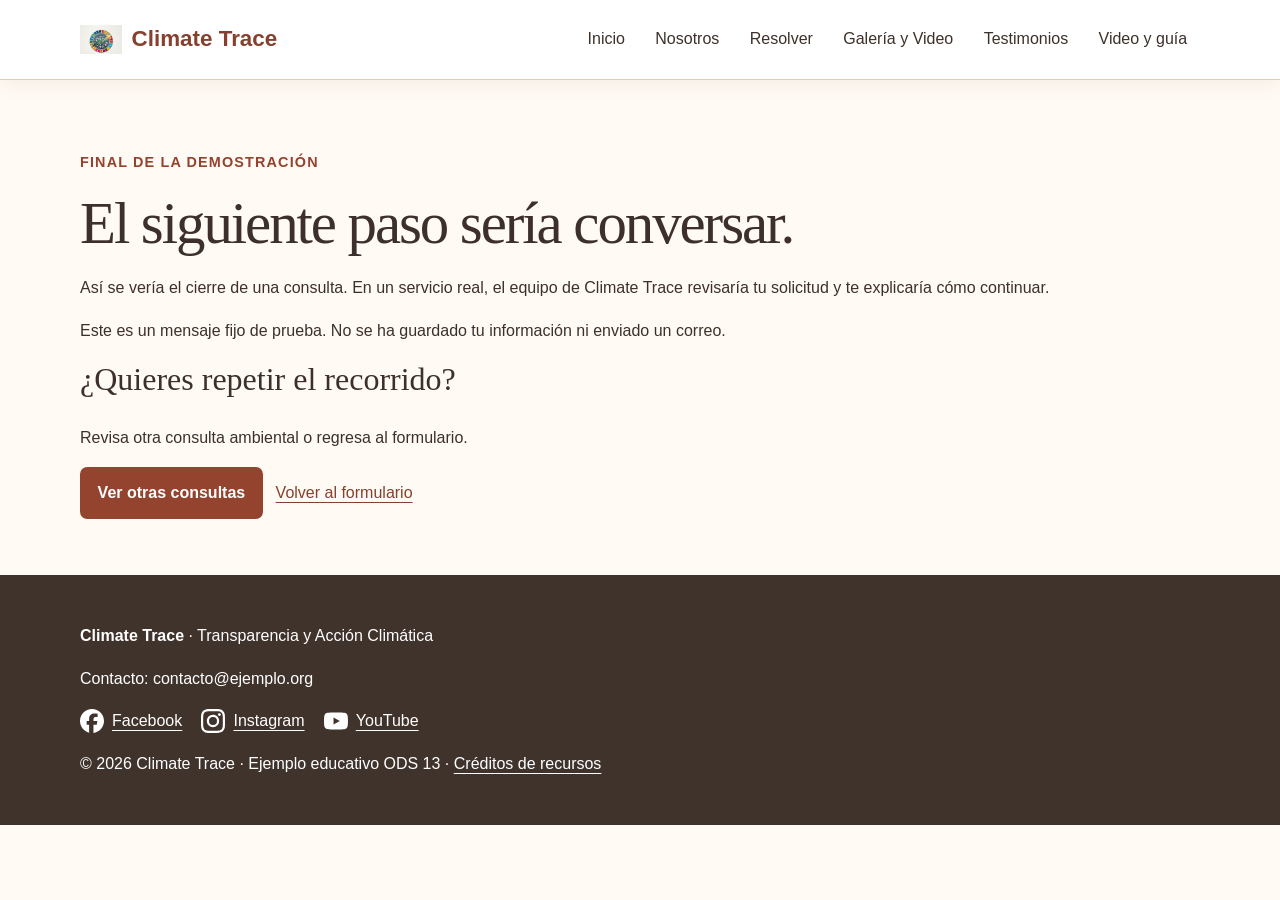
<file: confirmacion.html>
<!DOCTYPE html>
<html lang="es">
<head>
  <meta charset="UTF-8">
  <meta name="viewport" content="width=device-width, initial-scale=1.0">
  <title>Climate Trace | Acción por el Clima (ODS 13)</title>
  <link rel="icon" type="image/svg+xml" href="iconos/favicon.svg">
  <link rel="stylesheet" href="css/estilos.css">
  <!-- Carga diferida del script para no bloquear la maquetación del DOM -->
  <script src="js/menu.js" defer></script>
  <script src="js/asistente.js" defer></script>
</head>
<body>
<a class="saltar" href="#contenido">Saltar al contenido</a>
<!-- PASO 3: este header permanece visible con position: sticky en CSS. -->
<header class="cabecera">
    <div class="contenedor barra">
      <a class="marca" href="index.html#inicio" aria-label="Climate Trace, ir al inicio">
        <img src="imagenes/logo.jpg" alt="" width="42" height="42" style="object-fit: contain;">
        Climate Trace
      </a>

      <!-- Botón Hamburguesa accesible controlado por JS -->
      <button id="boton-menu" class="hamburguesa" type="button"
              aria-controls="navegacion" aria-expanded="false" aria-label="Abrir menú">
        <span class="lineas" aria-hidden="true"><span></span><span></span><span></span></span>
        <span id="texto-menu">Menú</span>
      </button>

      <!-- Navegación Principal -->
      <nav id="navegacion" class="navegacion" aria-label="Navegación principal">
        <ul class="menu">
          <li><a href="index.html#inicio">Inicio</a></li>
          <li><a href="index.html#nosotros">Nosotros</a></li>
          <li>
            <!-- Submenú desplegable vertical mediante HTML details y JS -->
            <details id="resolver" class="desplegable">
              <summary>Resolver</summary>
              <ul class="submenu">
                <li><a href="index.html#servicios">Servicios</a></li>
                <li><a href="index.html#orientador">Ver consultas</a></li>
                <li><a href="index.html#contacto">Solicitar informe</a></li>
              </ul>
            </details>
          </li>
          <li><a href="index.html#galeria">Galería y Video</a></li>
          <li><a href="index.html#testimonios">Testimonios</a></li>
          <li><a href="recursos.html">Video y guía</a></li>
        </ul>
      </nav>
    </div>
  </header>

<main id="contenido" class="contenedor seccion"><section id="estado-envio" class="estado-envio" aria-labelledby="titulo-estado" hidden></section><section id="confirmacion-estatica" class="confirmacion" aria-labelledby="confirmado"><p class="etiqueta">Final de la demostración</p><h1 id="confirmado">El siguiente paso sería conversar.</h1><p>Así se vería el cierre de una consulta. En un servicio real, el equipo de Climate Trace revisaría tu solicitud y te explicaría cómo continuar.</p><p>Este es un mensaje fijo de prueba. No se ha guardado tu información ni enviado un correo.</p><h2>¿Quieres repetir el recorrido?</h2><p>Revisa otra consulta ambiental o regresa al formulario.</p><a class="boton" href="index.html#orientador">Ver otras consultas</a><a class="enlace" href="index.html#contacto">Volver al formulario</a></section></main>
<footer class="pie">
    <div class="contenedor">
      <p><strong>Climate Trace</strong> · Transparencia y Acción Climática</p>
      <p>Contacto: contacto@ejemplo.org</p>
      <nav class="redes" aria-label="Redes sociales de referencia">
        <a href="https://www.facebook.com/" target="_blank" rel="noopener noreferrer"><img src="iconos/facebook.svg" alt="" width="24" height="24">Facebook</a>
        <a href="https://www.instagram.com/" target="_blank" rel="noopener noreferrer"><img src="iconos/instagram.svg" alt="" width="24" height="24">Instagram</a>
        <a href="https://www.youtube.com/" target="_blank" rel="noopener noreferrer"><img src="iconos/youtube.svg" alt="" width="24" height="24">YouTube</a>
      </nav>
      <p>© 2026 Climate Trace · Ejemplo educativo ODS 13 · <a href="FUENTES.txt">Créditos de recursos</a></p>
    </div>
  </footer>
</body>
</html>
</file>
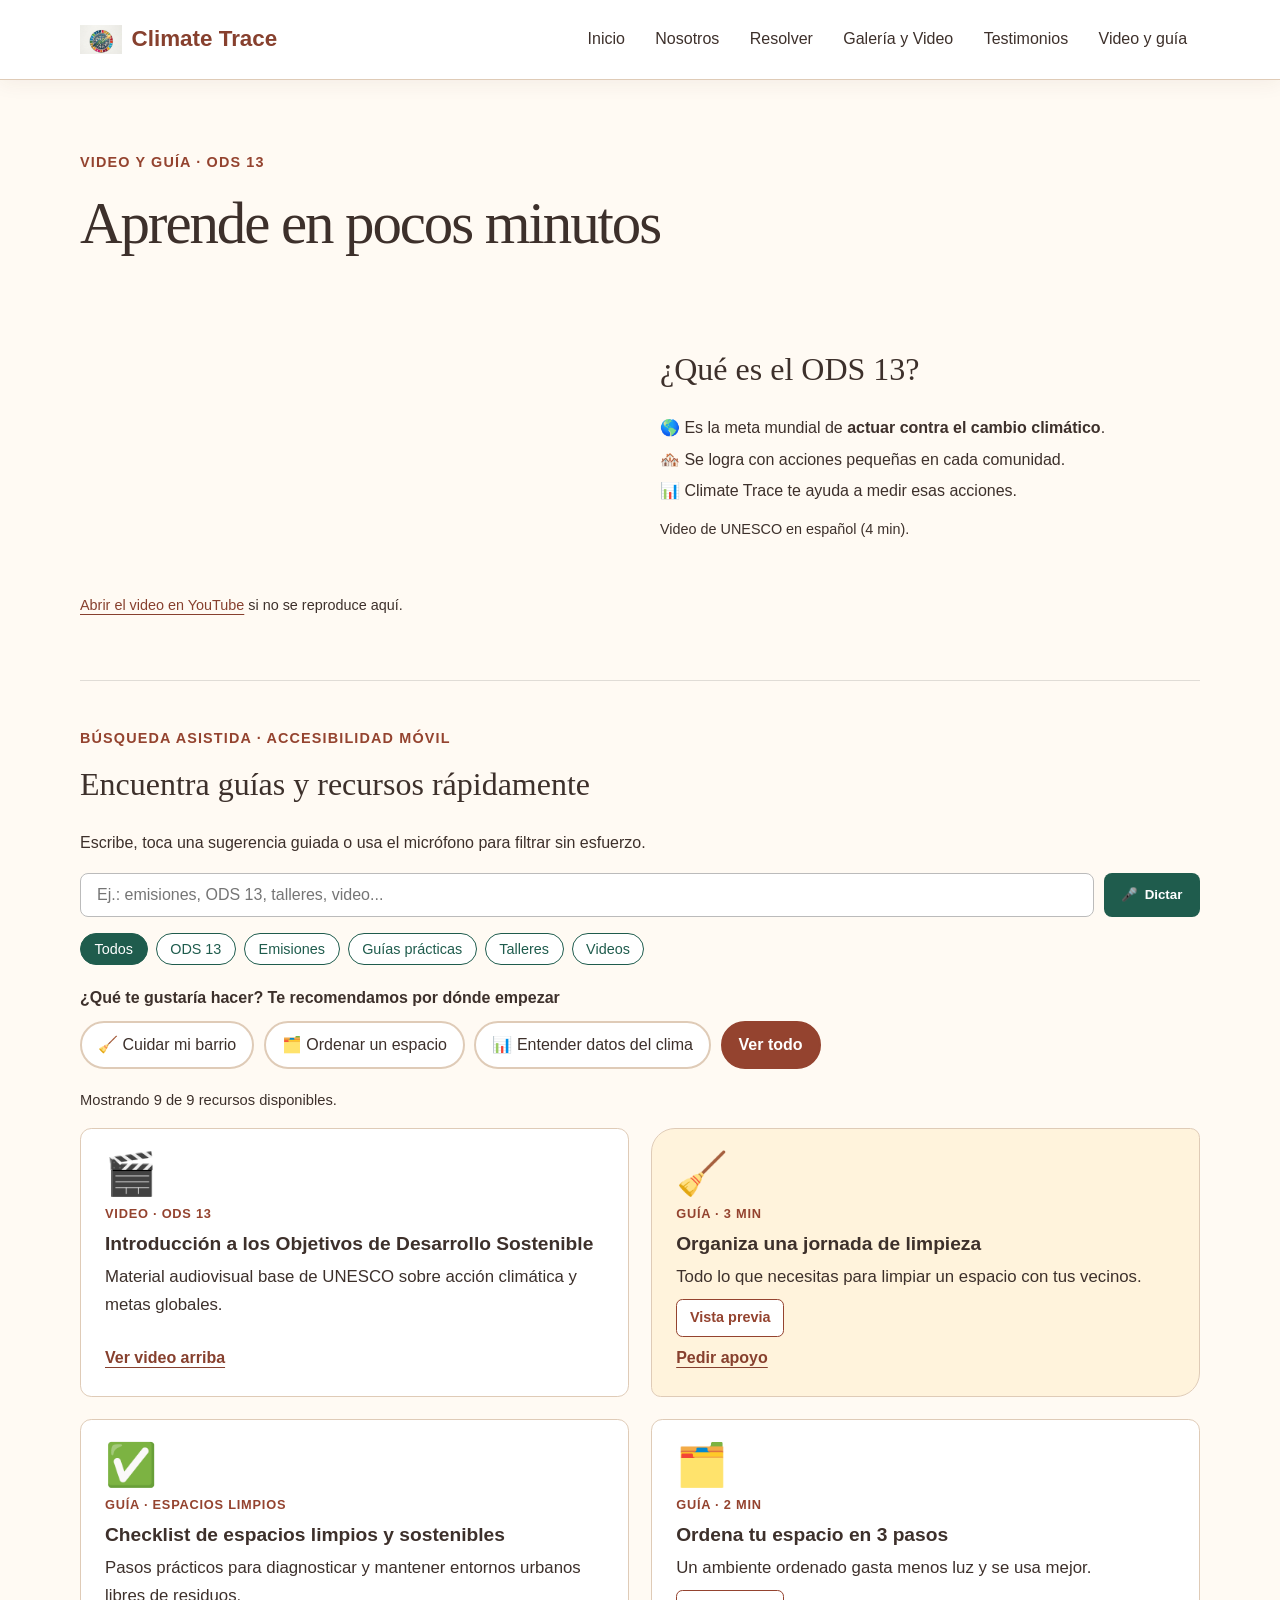
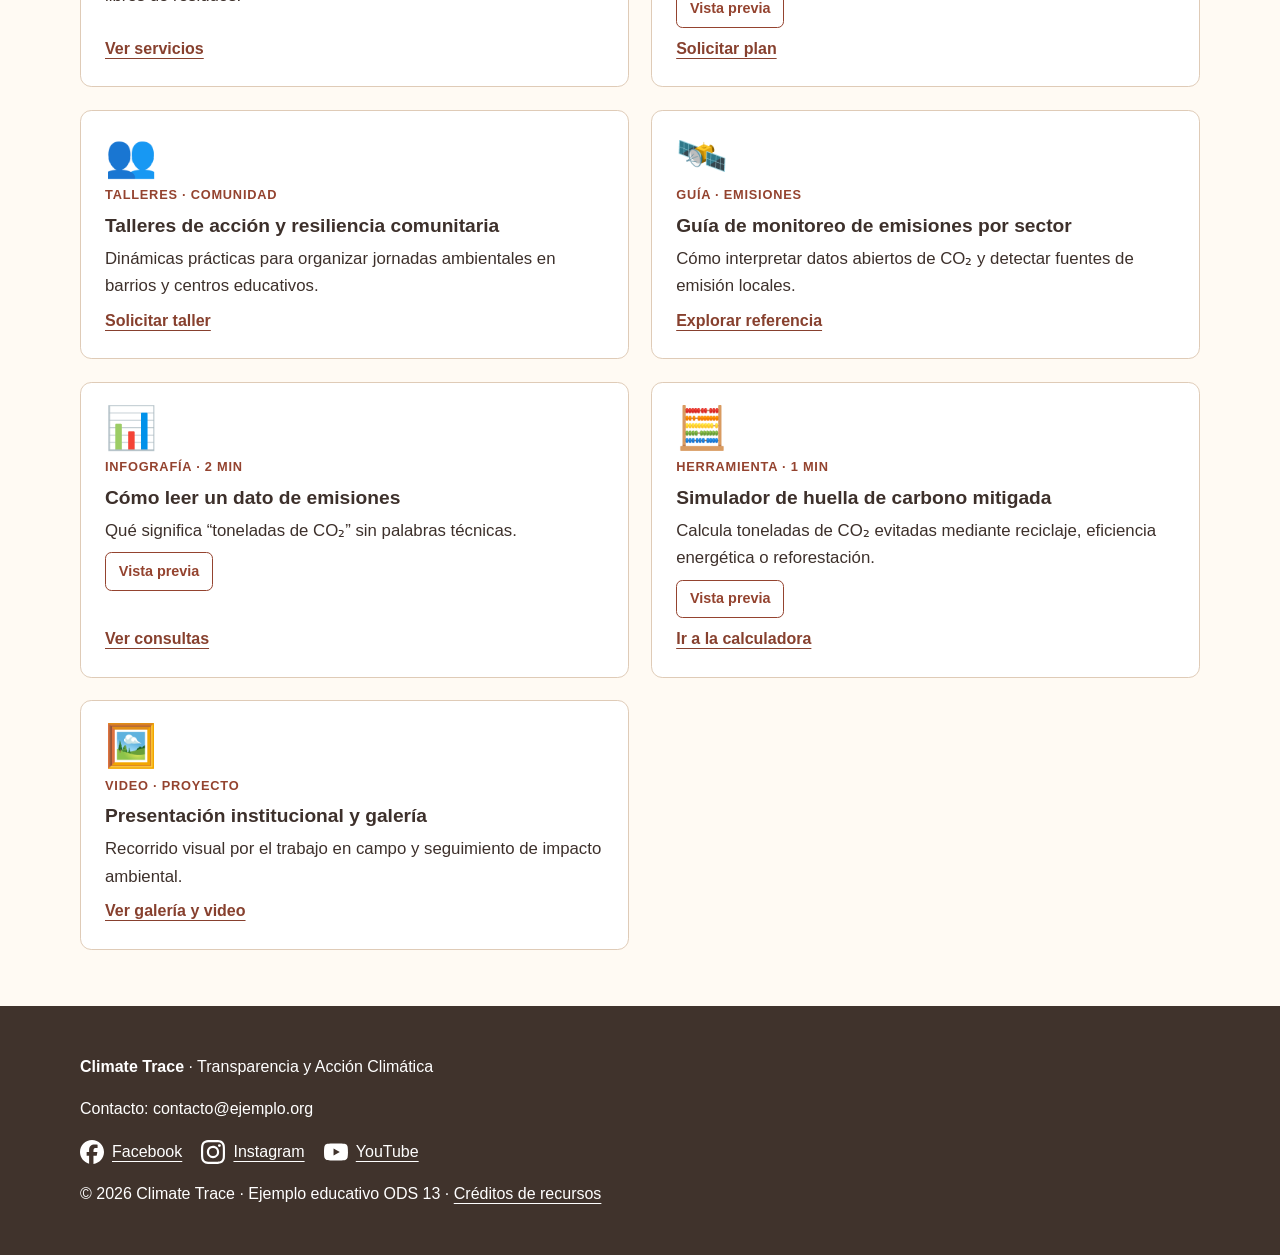
<file: recursos.html>
<!DOCTYPE html>
<html lang="es">
<head>
  <meta charset="UTF-8">
  <meta name="viewport" content="width=device-width, initial-scale=1.0">
  <title>Video y guía | Climate Trace</title>
  <link rel="icon" type="image/svg+xml" href="iconos/favicon.svg">
  <link rel="stylesheet" href="css/estilos.css">
  <script src="js/menu.js" defer></script>
  <script src="js/interaccion.js" defer></script>
  <script src="js/recomendador.js" defer></script>
</head>
<body>
  <a class="saltar" href="#contenido">Saltar al contenido</a>
  <header class="cabecera">
    <div class="contenedor barra">
      <a class="marca" href="index.html#inicio" aria-label="Climate Trace, ir al inicio">
        <img src="imagenes/logo.jpg" alt="" width="42" height="42" style="object-fit: contain;">
        Climate Trace
      </a>

      <button id="boton-menu" class="hamburguesa" type="button"
              aria-controls="navegacion" aria-expanded="false" aria-label="Abrir menú">
        <span class="lineas" aria-hidden="true"><span></span><span></span><span></span></span>
        <span id="texto-menu">Menú</span>
      </button>

      <nav id="navegacion" class="navegacion" aria-label="Navegación principal">
        <ul class="menu">
          <li><a href="index.html#inicio">Inicio</a></li>
          <li><a href="index.html#nosotros">Nosotros</a></li>
          <li>
            <details id="resolver" class="desplegable">
              <summary>Resolver</summary>
              <ul class="submenu">
                <li><a href="index.html#servicios">Servicios</a></li>
                <li><a href="index.html#orientador">Ver consultas</a></li>
                <li><a href="index.html#contacto">Solicitar informe</a></li>
              </ul>
            </details>
          </li>
          <li><a href="index.html#galeria">Galería y Video</a></li>
          <li><a href="index.html#testimonios">Testimonios</a></li>
          <li><a href="recursos.html" aria-current="page">Video y guía</a></li>
        </ul>
      </nav>
    </div>
  </header>
  <main id="contenido" class="contenedor seccion">
    <p class="etiqueta">Video y guía · ODS 13</p>
    <h1>Aprende en pocos minutos</h1>

    <section class="dos-columnas" aria-labelledby="video-titulo">
      <div>
        <iframe class="video" src="https://www.youtube.com/embed/MCKH5xk8X-g"
          title="Los Objetivos de Desarrollo Sostenible: qué son y cómo alcanzarlos (UNESCO)"
          referrerpolicy="strict-origin-when-cross-origin"
          allow="accelerometer; autoplay; clipboard-write; encrypted-media; gyroscope; picture-in-picture"
          allowfullscreen></iframe>
        <p class="nota"><a href="https://www.youtube.com/watch?v=MCKH5xk8X-g" target="_blank" rel="noopener noreferrer">Abrir el video en YouTube</a> si no se reproduce aquí.</p>
      </div>
      <div>
        <h2 id="video-titulo">¿Qué es el ODS 13?</h2>
        <ul class="rec-pasos">
          <li><span aria-hidden="true">🌎</span> Es la meta mundial de <strong>actuar contra el cambio climático</strong>.</li>
          <li><span aria-hidden="true">🏘️</span> Se logra con acciones pequeñas en cada comunidad.</li>
          <li><span aria-hidden="true">📊</span> Climate Trace te ayuda a medir esas acciones.</li>
        </ul>
        <p class="nota">Video de UNESCO en español (4 min).</p>
      </div>
    </section>

  <style>
    #buscador-recursos { margin-top: 3rem; padding-top: 2rem; border-top: 1px solid rgba(0, 0, 0, .12); }
    .barra-busqueda-voz { display: flex; flex-wrap: wrap; gap: .6rem; align-items: stretch; margin: 1rem 0; }
    .barra-busqueda-voz input[type="search"] {
      flex: 1 1 220px; padding: .75rem 1rem; font-size: 1rem;
      border: 1px solid #bbb; border-radius: 8px;
    }
    .btn-voz {
      display: inline-flex; align-items: center; justify-content: center; gap: .4rem;
      padding: .75rem 1.1rem; border: none; border-radius: 8px; cursor: pointer;
      font-weight: 600; background: #1f5c4d; color: #fff;
    }
    .btn-voz.escuchando { background: #c0392b; animation: pulsoVoz 1.2s infinite; }
    .btn-voz:disabled { opacity: .55; cursor: not-allowed; }
    .btn-limpiar {
      padding: .75rem 1rem; border: 1px solid #bbb; border-radius: 8px;
      background: transparent; cursor: pointer; font-weight: 600;
    }
    .sugerencias-guiadas { display: flex; flex-wrap: wrap; gap: .5rem; margin: .75rem 0 1.25rem; }
    .chip-sugerencia {
      padding: .45rem .85rem; border-radius: 999px; border: 1px solid #1f5c4d;
      background: #fff; color: #1f5c4d; font-size: .9rem; cursor: pointer;
    }
    .chip-sugerencia.activo, .chip-sugerencia:hover { background: #1f5c4d; color: #fff; }
    .estado-busqueda { font-size: .92rem; margin: .5rem 0 1rem; min-height: 1.4em; }
    .recurso-oculto { display: none !important; }
    @keyframes pulsoVoz {
      0%, 100% { box-shadow: 0 0 0 0 rgba(192, 57, 43, .5); }
      50% { box-shadow: 0 0 0 8px rgba(192, 57, 43, 0); }
    }
  </style>

    <section id="buscador-recursos" aria-labelledby="titulo-buscador">
      <p class="etiqueta">Búsqueda asistida · Accesibilidad móvil</p>
      <h2 id="titulo-buscador">Encuentra guías y recursos rápidamente</h2>
      <p>Escribe, toca una sugerencia guiada o usa el micrófono para filtrar sin esfuerzo.</p>

      <div class="barra-busqueda-voz" role="search">
        <label for="input-busqueda-recursos" class="saltar">Buscar recursos</label>
        <input id="input-busqueda-recursos" type="search" placeholder="Ej.: emisiones, ODS 13, talleres, video..." autocomplete="off">
        <button id="btn-voz" type="button" class="btn-voz" aria-pressed="false" aria-label="Buscar por voz">
          <span aria-hidden="true">🎤</span>
          <span id="texto-btn-voz">Dictar</span>
        </button>
        <button id="btn-limpiar-busqueda" type="button" class="btn-limpiar" hidden>Limpiar</button>
      </div>

      <div class="sugerencias-guiadas" role="group" aria-label="Sugerencias rápidas de búsqueda">
        <button type="button" class="chip-sugerencia activo" data-termino="">Todos</button>
        <button type="button" class="chip-sugerencia" data-termino="ODS 13">ODS 13</button>
        <button type="button" class="chip-sugerencia" data-termino="emisiones">Emisiones</button>
        <button type="button" class="chip-sugerencia" data-termino="guía">Guías prácticas</button>
        <button type="button" class="chip-sugerencia" data-termino="talleres">Talleres</button>
        <button type="button" class="chip-sugerencia" data-termino="video">Videos</button>
      </div>

      <div class="rec-elegir" role="group" aria-labelledby="rec-pregunta">
        <p id="rec-pregunta" class="rec-pregunta">¿Qué te gustaría hacer? Te recomendamos por dónde empezar</p>
        <button type="button" class="rec-chip" data-rec-interes="limpieza" aria-pressed="false"><span aria-hidden="true">🧹</span> Cuidar mi barrio</button>
        <button type="button" class="rec-chip" data-rec-interes="organizacion" aria-pressed="false"><span aria-hidden="true">🗂️</span> Ordenar un espacio</button>
        <button type="button" class="rec-chip" data-rec-interes="datos" aria-pressed="false"><span aria-hidden="true">📊</span> Entender datos del clima</button>
        <button type="button" class="rec-chip rec-chip-todo" data-rec-interes="todo" aria-pressed="true">Ver todo</button>
      </div>
      <p id="rec-aviso" class="rec-aviso" aria-live="polite" hidden>
        <span aria-hidden="true">✨</span>
        Te mostramos primero los recursos para <strong class="rec-motivo"></strong> porque lo elegiste.
        Es solo una sugerencia: los demás recursos siguen disponibles.
        <button type="button" class="rec-quitar" data-rec-interes="todo">Quitar sugerencia</button>
      </p>

      <p id="estado-busqueda-voz" class="estado-busqueda" aria-live="polite">Mostrando 9 de 9 recursos disponibles.</p>

      <div id="lista-recursos" class="tarjetas rec-recursos" data-rec-lista>
        <article class="tarjeta rec-tarjeta recurso-item" data-rec-tema="general" data-keywords="ods 13 cambio climatico unesco video introduccion accion clima">
          <span class="rec-insignia" hidden>Recomendado para ti</span>
          <span class="rec-icono" aria-hidden="true">🎬</span>
          <span class="rec-tipo">Video · ODS 13</span>
          <h3>Introducción a los Objetivos de Desarrollo Sostenible</h3>
          <p class="rec-resumen">Material audiovisual base de UNESCO sobre acción climática y metas globales.</p>
          <a href="#video-titulo">Ver video arriba</a>
        </article>
        <article class="tarjeta rec-tarjeta recurso-item" data-rec-tema="limpieza" data-keywords="limpieza jornada vecinos barrio comunidad guia practica">
          <span class="rec-insignia" hidden>Recomendado para ti</span>
          <span class="rec-icono" aria-hidden="true">🧹</span>
          <span class="rec-tipo">Guía · 3 min</span>
          <h3>Organiza una jornada de limpieza</h3>
          <p class="rec-resumen">Todo lo que necesitas para limpiar un espacio con tus vecinos.</p>
          <button type="button" class="rec-ver" aria-expanded="false" aria-controls="prev-jornada">Vista previa</button>
          <div id="prev-jornada" class="rec-previa" hidden>
            <ol class="rec-pasos">
              <li><span aria-hidden="true">📍</span> Elige una zona pequeña</li>
              <li><span aria-hidden="true">📣</span> Invita a tus vecinos</li>
              <li><span aria-hidden="true">🧤</span> Lleva guantes y bolsas</li>
              <li><span aria-hidden="true">📸</span> Toma fotos del antes y después</li>
            </ol>
          </div>
          <a href="index.html#contacto">Pedir apoyo</a>
        </article>
        <article class="tarjeta rec-tarjeta recurso-item" data-rec-tema="limpieza" data-keywords="espacios limpios limpieza organizacion ambientes guia practica">
          <span class="rec-insignia" hidden>Recomendado para ti</span>
          <span class="rec-icono" aria-hidden="true">✅</span>
          <span class="rec-tipo">Guía · Espacios limpios</span>
          <h3>Checklist de espacios limpios y sostenibles</h3>
          <p class="rec-resumen">Pasos prácticos para diagnosticar y mantener entornos urbanos libres de residuos.</p>
          <a href="index.html#servicios">Ver servicios</a>
        </article>
        <article class="tarjeta rec-tarjeta recurso-item" data-rec-tema="organizacion" data-keywords="ordenar organizacion espacio energia casa aula oficina guia practica">
          <span class="rec-insignia" hidden>Recomendado para ti</span>
          <span class="rec-icono" aria-hidden="true">🗂️</span>
          <span class="rec-tipo">Guía · 2 min</span>
          <h3>Ordena tu espacio en 3 pasos</h3>
          <p class="rec-resumen">Un ambiente ordenado gasta menos luz y se usa mejor.</p>
          <button type="button" class="rec-ver" aria-expanded="false" aria-controls="prev-ordenar">Vista previa</button>
          <div id="prev-ordenar" class="rec-previa" hidden>
            <ol class="rec-pasos">
              <li><span aria-hidden="true">🔍</span> Mira qué usas y qué no</li>
              <li><span aria-hidden="true">♻️</span> Separa para reciclar o donar</li>
              <li><span aria-hidden="true">💡</span> Aprovecha la luz natural</li>
            </ol>
          </div>
          <a href="index.html#contacto">Solicitar plan</a>
        </article>
        <article class="tarjeta rec-tarjeta recurso-item" data-rec-tema="limpieza organizacion" data-keywords="talleres capacitacion comunidad resiliencia participacion social">
          <span class="rec-insignia" hidden>Recomendado para ti</span>
          <span class="rec-icono" aria-hidden="true">👥</span>
          <span class="rec-tipo">Talleres · Comunidad</span>
          <h3>Talleres de acción y resiliencia comunitaria</h3>
          <p class="rec-resumen">Dinámicas prácticas para organizar jornadas ambientales en barrios y centros educativos.</p>
          <a href="index.html#contacto">Solicitar taller</a>
        </article>
        <article class="tarjeta rec-tarjeta recurso-item" data-rec-tema="datos" data-keywords="emisiones co2 monitoreo datos satelitales huella carbono reporte guia">
          <span class="rec-insignia" hidden>Recomendado para ti</span>
          <span class="rec-icono" aria-hidden="true">🛰️</span>
          <span class="rec-tipo">Guía · Emisiones</span>
          <h3>Guía de monitoreo de emisiones por sector</h3>
          <p class="rec-resumen">Cómo interpretar datos abiertos de CO₂ y detectar fuentes de emisión locales.</p>
          <a href="index.html#orientador">Explorar referencia</a>
        </article>
        <article class="tarjeta rec-tarjeta recurso-item" data-rec-tema="datos" data-keywords="emisiones co2 tonelada dato infografia leer entender">
          <span class="rec-insignia" hidden>Recomendado para ti</span>
          <span class="rec-icono" aria-hidden="true">📊</span>
          <span class="rec-tipo">Infografía · 2 min</span>
          <h3>Cómo leer un dato de emisiones</h3>
          <p class="rec-resumen">Qué significa “toneladas de CO₂” sin palabras técnicas.</p>
          <button type="button" class="rec-ver" aria-expanded="false" aria-controls="prev-leer-dato">Vista previa</button>
          <div id="prev-leer-dato" class="rec-previa" hidden>
            <ol class="rec-pasos">
              <li><span aria-hidden="true">🏭</span> CO₂ = gas que calienta el planeta</li>
              <li><span aria-hidden="true">🌳</span> Un árbol absorbe aprox. 20 kg al año: 1 tonelada ≈ 50 árboles</li>
              <li><span aria-hidden="true">📉</span> Menos toneladas = mejor</li>
            </ol>
          </div>
          <a href="index.html#orientador">Ver consultas</a>
        </article>
        <article class="tarjeta rec-tarjeta recurso-item" data-rec-tema="datos" data-keywords="calculadora impacto co2 reciclaje energia reforestacion simulador herramienta">
          <span class="rec-insignia" hidden>Recomendado para ti</span>
          <span class="rec-icono" aria-hidden="true">🧮</span>
          <span class="rec-tipo">Herramienta · 1 min</span>
          <h3>Simulador de huella de carbono mitigada</h3>
          <p class="rec-resumen">Calcula toneladas de CO₂ evitadas mediante reciclaje, eficiencia energética o reforestación.</p>
          <button type="button" class="rec-ver" aria-expanded="false" aria-controls="prev-calcular">Vista previa</button>
          <div id="prev-calcular" class="rec-previa" hidden>
            <ol class="rec-pasos">
              <li><span aria-hidden="true">1️⃣</span> Elige la acción</li>
              <li><span aria-hidden="true">2️⃣</span> Escribe la cantidad</li>
              <li><span aria-hidden="true">3️⃣</span> Mira el resultado</li>
            </ol>
          </div>
          <a href="index.html#calculadora">Ir a la calculadora</a>
        </article>
        <article class="tarjeta rec-tarjeta recurso-item" data-rec-tema="general" data-keywords="video institucional galeria proyecto transparencia datos presentacion">
          <span class="rec-insignia" hidden>Recomendado para ti</span>
          <span class="rec-icono" aria-hidden="true">🖼️</span>
          <span class="rec-tipo">Video · Proyecto</span>
          <h3>Presentación institucional y galería</h3>
          <p class="rec-resumen">Recorrido visual por el trabajo en campo y seguimiento de impacto ambiental.</p>
          <a href="index.html#galeria">Ver galería y video</a>
        </article>
      </div>

      <div id="sin-resultados-recursos" class="tarjeta" style="margin-top: 1rem;" hidden>
        <p style="margin: 0;"><strong>No encontramos coincidencias exactas.</strong></p>
        <p style="margin: .4rem 0 0;">Prueba tocando una de las sugerencias guiadas de arriba o usando términos como <em>emisiones</em>, <em>ODS 13</em> o <em>talleres</em>.</p>
      </div>
    </section>
  </main>
  <footer class="pie">
    <div class="contenedor">
      <p><strong>Climate Trace</strong> · Transparencia y Acción Climática</p>
      <p>Contacto: contacto@ejemplo.org</p>
      <nav class="redes" aria-label="Redes sociales de referencia">
        <a href="https://www.facebook.com/" target="_blank" rel="noopener noreferrer"><img src="iconos/facebook.svg" alt="" width="24" height="24">Facebook</a>
        <a href="https://www.instagram.com/" target="_blank" rel="noopener noreferrer"><img src="iconos/instagram.svg" alt="" width="24" height="24">Instagram</a>
        <a href="https://www.youtube.com/" target="_blank" rel="noopener noreferrer"><img src="iconos/youtube.svg" alt="" width="24" height="24">YouTube</a>
      </nav>
      <p>© 2026 Climate Trace · Ejemplo educativo ODS 13 · <a href="FUENTES.txt">Créditos de recursos</a></p>
    </div>
  </footer>
</body>
</html>
</file>
<file: css/estilos.css>
/* ==========================================================================
   ESTILOS GENERALES Y PROYECTO CLIMATE TRACE / ACME
   ========================================================================== */

/* 1. RESET Y BASE */
* {
  box-sizing: border-box;
}

body {
  margin: 0;
  font-family: Arial, sans-serif;
  color: #3d302b;
  background: #fffaf3;
  line-height: 1.65;
}

h1, h2, h3 {
  line-height: 1.2;
}

h1 {
  font-family: Georgia, serif;
  font-weight: normal;
  font-size: clamp(2.2rem, 4.6vw, 3.8rem);
  letter-spacing: -.035em;
  margin: 0 0 1rem;
}

h2 {
  font-family: Georgia, serif;
  font-weight: normal;
  font-size: 2rem;
  margin-top: 0;
}

h3 {
  font-size: 1.2rem;
}

a {
  color: #87402e;
  text-underline-offset: 4px;
}

img {
  max-width: 100%;
  height: auto;
  display: block;
}

/* Acceso por teclado y accesibilidad (Foco visible) */
a:focus-visible,
button:focus-visible,
summary:focus-visible,
input:focus-visible,
select:focus-visible,
textarea:focus-visible {
  outline: 3px solid #a84e00;
  outline-offset: 4px;
}

.saltar {
  position: absolute;
  left: -9999px;
}

.saltar:focus {
  left: 1rem;
  top: 1rem;
  padding: 1rem;
  background: white;
  z-index: 200;
}

[hidden] {
  display: none !important;
}

/* 2. ESTRUCTURA Y CONTENEDORES */
.contenedor {
  width: 92%;
  max-width: 1120px;
  margin: 0 auto;
}

.seccion {
  padding: 3.5rem 0;
}

.fondo {
  background: #f4e9d9;
}

.etiqueta {
  font-weight: bold;
  color: #94432f;
  font-size: .9rem;
  text-transform: uppercase;
  letter-spacing: .08em;
}

.nota {
  font-size: .9rem;
}

/* Dejar espacio superior al navegar por anclas #id */
section[id],
main[id] {
  scroll-margin-top: 110px;
}

/* 3. ENCABEZADO Y BARRA DE NAVEGACIÓN STICKY */
.cabecera {
  position: sticky;
  top: 0;
  z-index: 100;
  background: white;
  border-bottom: 1px solid #dfcbb7;
  box-shadow: 0 4px 18px #59362210;
}

.barra {
  display: flex;
  align-items: center;
  justify-content: space-between;
  gap: 1rem;
  padding: 1rem 0;
}

.marca {
  display: flex;
  align-items: center;
  gap: .6rem;
  color: #87402e;
  text-decoration: none;
  font-size: 1.4rem;
  font-weight: bold;
}

/* Menú Principal */
.menu {
  display: flex;
  align-items: center;
  gap: .3rem;
  list-style: none;
  margin: 0;
  padding: 0;
}

.menu a,
.menu summary {
  display: block;
  padding: .65rem .8rem;
  color: #3d302b;
  text-decoration: none;
  cursor: pointer;
}

.menu a:hover,
.menu summary:hover {
  background: #f4e1cc;
  border-radius: .4rem;
}

/* Submenú Desplegable */
.desplegable {
  position: relative;
}

summary {
  list-style: revert;
}

.submenu {
  position: absolute;
  top: 100%;
  right: 0;
  width: 230px;
  padding: .5rem;
  margin: .3rem 0 0;
  list-style: none;
  background: white;
  border: 1px solid #d9bfa6;
  border-radius: .5rem;
  box-shadow: 0 8px 20px #59362220;
  z-index: 10;
}

/* Botón Hamburguesa */
.hamburguesa {
  display: none;
  align-items: center;
  gap: .65rem;
  min-height: 44px;
  padding: .55rem .8rem;
  border: 1px solid #94432f;
  border-radius: .45rem;
  background: #94432f;
  color: white;
  font: inherit;
  cursor: pointer;
}

.lineas {
  display: grid;
  gap: 4px;
  width: 22px;
}

.lineas span {
  display: block;
  height: 2px;
  background: white;
}

/* 4. SECCIONES Y COMPONENTES */
.dos-columnas {
  display: grid;
  grid-template-columns: repeat(2, minmax(0, 1fr));
  gap: 2.5rem;
  align-items: center;
}

.dos-columnas > * {
  min-width: 0;
}

.hero {
  padding-top: 4rem;
  padding-bottom: 4rem;
}

.foto {
  width: 100%;
  aspect-ratio: 4 / 3;
  object-fit: cover;
  border-radius: 2rem .8rem 2.5rem 1rem;
}

.postal {
  background: #fff;
  padding: .8rem;
  border: 1px solid #dfcbb7;
  border-radius: 2rem 1rem 2.8rem 1rem;
  box-shadow: 8px 10px 0 #ebd7b9;
}

.postal figcaption {
  padding: .6rem .5rem .2rem;
  font-family: Georgia, serif;
  font-style: italic;
}

.boton {
  display: inline-block;
  padding: .8rem 1.1rem;
  background: #94432f;
  color: white;
  border: 0;
  border-radius: .45rem;
  font: inherit;
  font-weight: bold;
  text-decoration: none;
  cursor: pointer;
}

.boton:hover {
  background: #71301f;
}

.enlace {
  display: inline-block;
  margin: .8rem;
}

.tarjetas {
  display: grid;
  grid-template-columns: repeat(3, minmax(0, 1fr));
  gap: 1rem;
}

.tarjeta {
  padding: 1.5rem;
  border: 1px solid #dfcbb7;
  border-radius: .7rem;
  background: white;
}

.tarjeta:nth-child(2) {
  background: #fff3dc;
  border-radius: 1.5rem .6rem 1.5rem .6rem;
}

.numero {
  color: #94432f;
  font-weight: bold;
}

.galeria {
  display: grid;
  grid-template-columns: repeat(3, minmax(0, 1fr));
  gap: 1rem;
}

figure {
  margin: 0;
}

.galeria img {
  width: 100%;
  aspect-ratio: 3 / 2;
  object-fit: cover;
  border-radius: .6rem;
}

figcaption {
  padding-top: .5rem;
}

blockquote {
  margin-left: 0;
  font-family: Georgia, serif;
  font-style: italic;
  font-size: 1.35rem;
  max-width: 780px;
}

/* Orientador Interactivo */
.orientador {
  border: 1px solid #c8ab8d;
  border-radius: .6rem;
  padding: 1.5rem;
  min-width: 0;
}

legend {
  font-weight: bold;
  padding: 0 .5rem;
}

.orientador > label {
  display: inline-block;
  margin: .4rem 1rem .4rem 0;
  padding: .4rem .8rem;
  cursor: pointer;
  border-radius: .3rem;
}

.orientador > input {
  position: absolute;
  opacity: 0;
  pointer-events: none;
}

.orientador > input:checked + label {
  background: #94432f;
  color: white;
}

.resultados {
  background: white;
  padding: 1.5rem;
  border-radius: .5rem;
  margin-top: 1rem;
}

.respuesta {
  display: none;
}

#emisiones:checked ~ .resultados .emisiones,
#cobertura:checked ~ .resultados .cobertura,
#talleres:checked ~ .resultados .talleres,
#mochila:checked ~ .resultados .mochila,
#libreta:checked ~ .resultados .libreta,
#abrigo:checked ~ .resultados .abrigo {
  display: block;
}

/* Formulario */
.formulario {
  display: grid;
  gap: .6rem;
  background: white;
  border: 1px solid #dfcbb7;
  padding: 1.5rem;
  border-radius: .7rem;
}

.formulario > label {
  font-weight: bold;
}

input[type="text"],
input[type="email"],
select,
textarea {
  width: 100%;
  min-width: 0;
  font: inherit;
  padding: .7rem;
  border: 1px solid #8b7465;
  border-radius: .3rem;
  background: white;
  color: #3d302b;
}

textarea {
  resize: vertical;
}

input[type="radio"],
input[type="checkbox"] {
  accent-color: #94432f;
}

.video {
  width: 100%;
  aspect-ratio: 16 / 9;
  border: 0;
  display: block;
}

/* Pie de Página */
.pie {
  background: #40332c;
  color: white;
  padding: 2rem 0;
}

.pie a {
  color: white;
}

.redes {
  display: flex;
  flex-wrap: wrap;
  gap: 1.2rem;
}

.redes a {
  display: inline-flex;
  align-items: center;
  gap: .5rem;
}

.redes img {
  filter: invert(1);
}

/* 5. MEDIA QUERIES (RESPONSIVE DESIGN) */

/* TABLET (900px o menos) */
@media (max-width: 900px) {
  .barra {
    gap: .4rem;
  }
  .tarjetas {
    grid-template-columns: repeat(2, minmax(0, 1fr));
  }
  h1 {
    font-size: 2.2rem;
  }
}

/* CELULAR (600px o menos - Sincronizado con JavaScript) */
@media (max-width: 600px) {
  .barra {
    padding: .6rem 0;
  }
  .marca {
    font-size: 1.2rem;
  }
  .marca img {
    width: 30px;
  }
  .hamburguesa {
    display: inline-flex;
  }
  .navegacion {
    position: absolute;
    top: 100%;
    left: 0;
    width: 100%;
    max-height: 70vh;
    overflow-y: auto;
    padding: .5rem 4%;
    background: white;
    border-bottom: 1px solid #dfcbb7;
    box-shadow: 0 8px 20px #59362220;
  }
  .menu {
    flex-direction: column;
    align-items: stretch;
    gap: 0;
  }
  .submenu {
    position: static;
    width: 100%;
    margin: 0;
    box-shadow: none;
    background: #fffaf3;
  }
  h1 {
    font-size: 1.9rem;
  }
  h2 {
    font-size: 1.6rem;
  }
  .dos-columnas,
  .tarjetas,
  .galeria {
    grid-template-columns: 1fr;
  }
  .dos-columnas {
    gap: 1.5rem;
  }
  .hero,
  .seccion {
    padding-top: 2.2rem;
    padding-bottom: 2.2rem;
  }
  section[id],
  main[id] {
    scroll-margin-top: 90px;
  }
  .enlace {
    margin-left: 0;
  }
  .formulario,
  .orientador,
  .resultados {
    padding: 1rem;
  }
}

/* Estilos para la interacción de la Calculadora ODS 13 */
.mensaje-error {
  color: #a84e00;
  background-color: #fff0f0;
  padding: .6rem;
  border-left: 4px solid #a84e00;
  border-radius: .3rem;
}

.mensaje-exito {
  color: #3d302b;
}

/* ==========================================================================
   CONFIRMACIÓN GUIADA Y RECUPERACIÓN ANTE ERRORES (Human-AI Interaction)
   Estado nunca comunicado solo por color: siempre hay icono + texto.
   ========================================================================== */
.aviso-form {
  display: flex;
  flex-wrap: wrap;
  align-items: center;
  justify-content: space-between;
  gap: .6rem;
  padding: .7rem .9rem;
  background: #fff3dc;
  border: 1px solid #d9bfa6;
  border-radius: .4rem;
}
.aviso-form p { margin: 0; font-size: .95rem; }

.resumen-errores {
  padding: .8rem 1rem;
  background: #fff0f0;
  border: 2px solid #a84e00;
  border-radius: .4rem;
  color: #3d302b;
}
.resumen-errores:focus { outline: 3px solid #a84e00; outline-offset: 3px; }
.resumen-titulo { margin: 0 0 .4rem; font-weight: bold; }
.resumen-errores ul { margin: 0; padding-left: 1.2rem; }

.error-campo {
  margin: 0;
  font-size: .9rem;
  color: #8a3f00;
  font-weight: bold;
}
.error-campo .por-que { font-weight: normal; color: #5a4a42; }
[aria-invalid="true"] { border-color: #a84e00 !important; border-width: 2px !important; }

/* Botones secundarios y de texto */
.boton-secundario {
  padding: .6rem 1rem;
  min-height: 44px;
  background: white;
  color: #87402e;
  border: 2px solid #94432f;
  border-radius: .45rem;
  font: inherit;
  font-weight: bold;
  cursor: pointer;
}
.boton-secundario:hover { background: #f4e1cc; }
.boton-secundario:focus-visible,
.enlace-boton:focus-visible { outline: 3px solid #a84e00; outline-offset: 3px; }
.enlace-boton {
  background: none;
  border: 0;
  padding: .2rem .3rem;
  color: #87402e;
  font: inherit;
  text-decoration: underline;
  text-underline-offset: 3px;
  cursor: pointer;
}

/* Diálogo de revisión */
.dialogo {
  width: min(92vw, 640px);
  max-height: 90vh;
  overflow-y: auto;
  padding: 1.5rem;
  border: 1px solid #c8ab8d;
  border-radius: .8rem;
  background: #fffaf3;
  color: #3d302b;
  box-shadow: 0 20px 50px #40332c55;
}
.dialogo::backdrop { background: #40332c99; }
.dialogo h2 { margin-bottom: .6rem; }
.dialogo-pie {
  display: flex;
  flex-wrap: wrap;
  justify-content: flex-end;
  gap: .7rem;
  margin-top: 1rem;
}

.estado {
  padding: .6rem .8rem;
  border-radius: .4rem;
  font-weight: bold;
  border-left: 5px solid;
}
.estado-ok { background: #eaf5ec; color: #1f4d2b; border-color: #2f6b3a; }
.estado-aviso { background: #fff3dc; color: #7a3d00; border-color: #a84e00; }

.nota-ia { font-size: .9rem; color: #5a4a42; }

.resumen-datos {
  display: grid;
  grid-template-columns: max-content 1fr;
  gap: .4rem 1rem;
  padding: 1rem;
  margin: 1rem 0;
  background: white;
  border: 1px solid #dfcbb7;
  border-radius: .5rem;
}
.resumen-datos dt { font-weight: bold; }
.resumen-datos dd { margin: 0; overflow-wrap: anywhere; }

.lista-avisos { list-style: none; padding: 0; margin: 0 0 1rem; display: grid; gap: .8rem; }
.aviso {
  padding: .8rem 1rem;
  background: #fff3dc;
  border: 1px solid #d9bfa6;
  border-radius: .5rem;
}
.aviso-msg { margin: 0 0 .3rem; }
.aviso details { margin: .3rem 0 .6rem; }
.aviso summary { cursor: pointer; color: #87402e; font-weight: bold; }
.aviso details p { margin: .3rem 0 0; }
.aviso-acciones { display: flex; flex-wrap: wrap; align-items: center; gap: .6rem; }
.o-ignorar { font-size: .85rem; color: #5a4a42; }
.aviso-vivo { min-height: 1.4em; margin: .4rem 0; font-size: .95rem; }

/* Página de estado */
.estado-envio { max-width: 760px; }
.linea-estado {
  list-style: none;
  display: flex;
  flex-wrap: wrap;
  gap: .5rem 1.2rem;
  padding: 0;
  margin: 1rem 0;
}
.linea-estado li::before { display: inline-block; width: 1.4em; font-weight: bold; }
.linea-estado .hecho::before { content: "✔"; color: #2f6b3a; }
.linea-estado .anulado::before { content: "↩"; color: #a84e00; }
.linea-estado .pendiente { color: #5a4a42; }
.linea-estado .pendiente::before { content: "○"; }
.acciones-estado { display: flex; flex-wrap: wrap; gap: .7rem; margin-top: 1rem; }
.acciones-estado .boton { display: inline-flex; align-items: center; min-height: 44px; }

@media (max-width: 600px) {
  .resumen-datos { grid-template-columns: 1fr; }
  .dialogo { padding: 1rem; }
  .dialogo-pie > * { flex: 1 1 100%; }
}

@media (prefers-reduced-motion: reduce) {
  * { scroll-behavior: auto !important; transition: none !important; animation: none !important; }
}

/* Botones de decisión siempre visibles al desplazar el diálogo */
.dialogo-pie {
  position: sticky;
  bottom: -1.5rem;
  padding: .8rem 0 .2rem;
  background: #fffaf3;
}

.rec-elegir {
  display: flex;
  flex-wrap: wrap;
  align-items: center;
  gap: .6rem;
  margin: 1rem 0 1.2rem;
}

.rec-pregunta {
  width: 100%;
  margin: 0;
  font-weight: bold;
}

.rec-chip {
  padding: .55rem 1rem;
  border: 2px solid #dfcbb7;
  border-radius: 999px;
  background: white;
  color: #3d302b;
  font: inherit;
  cursor: pointer;
}

.rec-chip:hover {
  border-color: #94432f;
}

.rec-chip[aria-pressed="true"] {
  background: #94432f;
  border-color: #94432f;
  color: white;
  font-weight: bold;
}

.rec-aviso {
  margin: 0 0 1.2rem;
  padding: .8rem 1rem;
  background: #fff3dc;
  border-left: 4px solid #94432f;
  border-radius: .4rem;
}

.rec-quitar {
  margin-left: .3rem;
  padding: 0;
  border: 0;
  background: none;
  color: #87402e;
  font: inherit;
  font-weight: bold;
  text-decoration: underline;
  text-underline-offset: 4px;
  cursor: pointer;
}

.rec-tarjeta {
  position: relative;
  display: flex;
  flex-direction: column;
  gap: .5rem;
  transition: opacity .25s, transform .25s, box-shadow .25s;
}

.rec-tarjeta h3,
.rec-tarjeta p {
  margin: 0;
}

.rec-tarjeta > a {
  margin-top: auto;
  font-weight: bold;
}

.rec-icono {
  font-size: 2.6rem;
  line-height: 1;
}

.rec-resumen {
  font-size: 1.05rem;
}

.rec-datos {
  display: flex;
  flex-wrap: wrap;
  gap: .4rem;
  margin: 0;
  padding: 0;
  list-style: none;
}

.rec-datos li {
  padding: .2rem .6rem;
  background: #f4e9d9;
  border-radius: 999px;
  font-size: .85rem;
}

.rec-ver {
  align-self: flex-start;
  padding: .4rem .8rem;
  border: 1px solid #94432f;
  border-radius: .4rem;
  background: white;
  color: #94432f;
  font: inherit;
  font-size: .9rem;
  font-weight: bold;
  cursor: pointer;
}

.rec-ver[aria-expanded="true"] {
  background: #94432f;
  color: white;
}

.rec-previa img {
  width: 100%;
  aspect-ratio: 4 / 3;
  object-fit: cover;
  border-radius: .5rem;
}

.rec-pasos {
  margin: .6rem 0 0;
  padding: 0;
  list-style: none;
  display: grid;
  gap: .3rem;
}

.rec-insignia {
  position: absolute;
  top: -.8rem;
  right: 1rem;
  padding: .2rem .7rem;
  background: #2f6b3a;
  color: white;
  border-radius: 999px;
  font-size: .8rem;
  font-weight: bold;
}

.rec-destacado {
  border: 2px solid #2f6b3a;
  box-shadow: 0 8px 22px #2f6b3a30;
  transform: translateY(-4px);
}

.rec-atenuado {
  opacity: .55;
}

.rec-atenuado:hover,
.rec-atenuado:focus-within {
  opacity: 1;
}

.rec-tipo {
  align-self: flex-start;
  font-size: .8rem;
  font-weight: bold;
  text-transform: uppercase;
  letter-spacing: .06em;
  color: #94432f;
}

@media (prefers-reduced-motion: reduce) {
  .rec-tarjeta {
    transition: none;
  }
  .rec-destacado {
    transform: none;
  }
}

.rec-recursos {
  grid-template-columns: repeat(2, minmax(0, 1fr));
  gap: 1.4rem;
}

@media (max-width: 600px) {
  .rec-recursos {
    grid-template-columns: 1fr;
  }
  .rec-chip {
    flex: 1 1 100%;
    text-align: left;
  }
}
</file>
